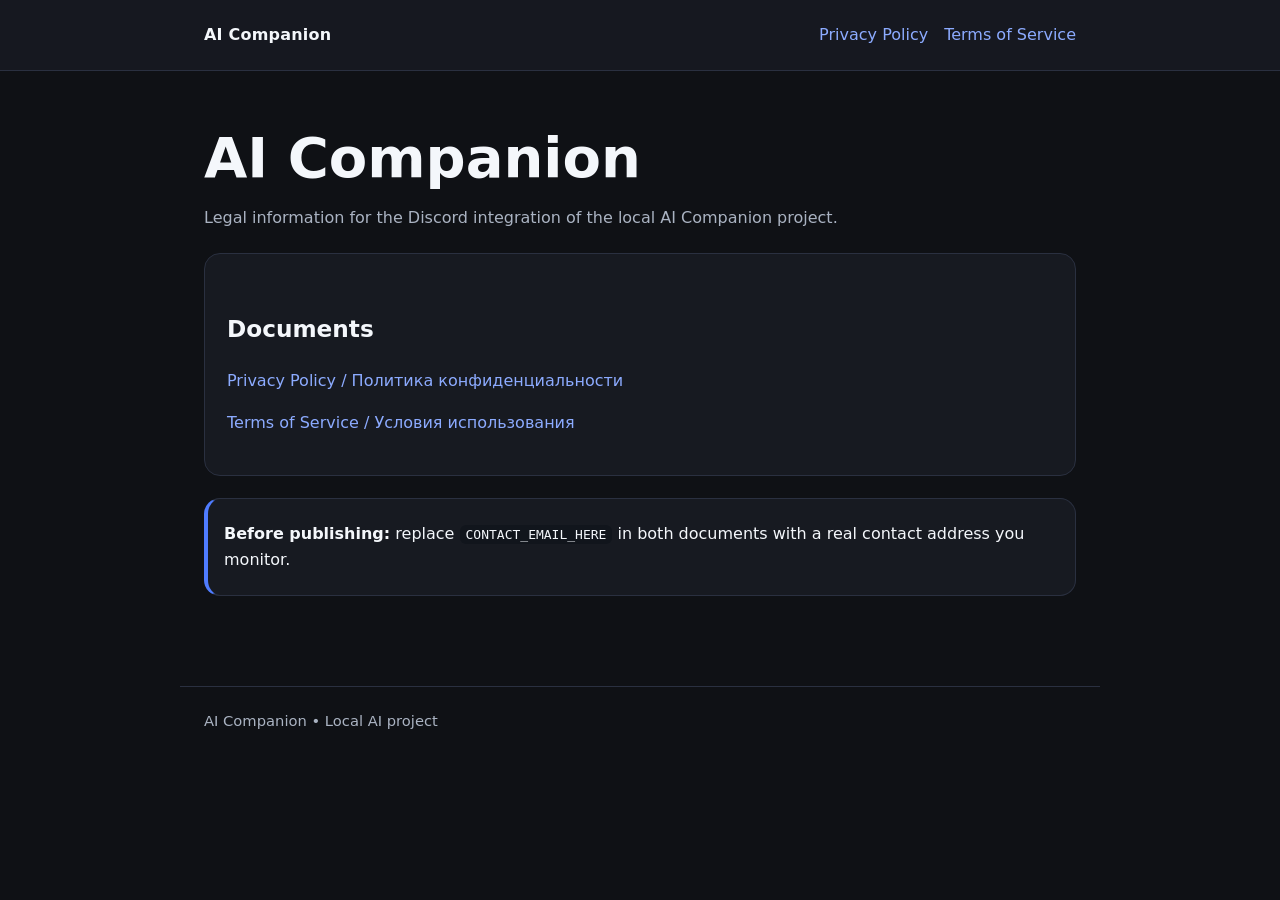
<file: index.html>
<!doctype html>
<html lang="en">
<head>
  <meta charset="utf-8">
  <meta name="viewport" content="width=device-width, initial-scale=1">
  <title>AI Companion — Legal</title>
  <link rel="stylesheet" href="style.css">
</head>
<body>
<header><nav><div class="brand">AI Companion</div><div class="links"><a href="privacy.html">Privacy Policy</a><a href="terms.html">Terms of Service</a></div></nav></header>
<main>
  <h1>AI Companion</h1>
  <p class="muted">Legal information for the Discord integration of the local AI Companion project.</p>
  <div class="card">
    <h2>Documents</h2>
    <p><a href="privacy.html">Privacy Policy / Политика конфиденциальности</a></p>
    <p><a href="terms.html">Terms of Service / Условия использования</a></p>
  </div>
  <div class="card notice">
    <strong>Before publishing:</strong> replace <code>CONTACT_EMAIL_HERE</code> in both documents with a real contact address you monitor.
  </div>
</main>
<footer>AI Companion • Local AI project</footer>
</body>
</html>
</file>
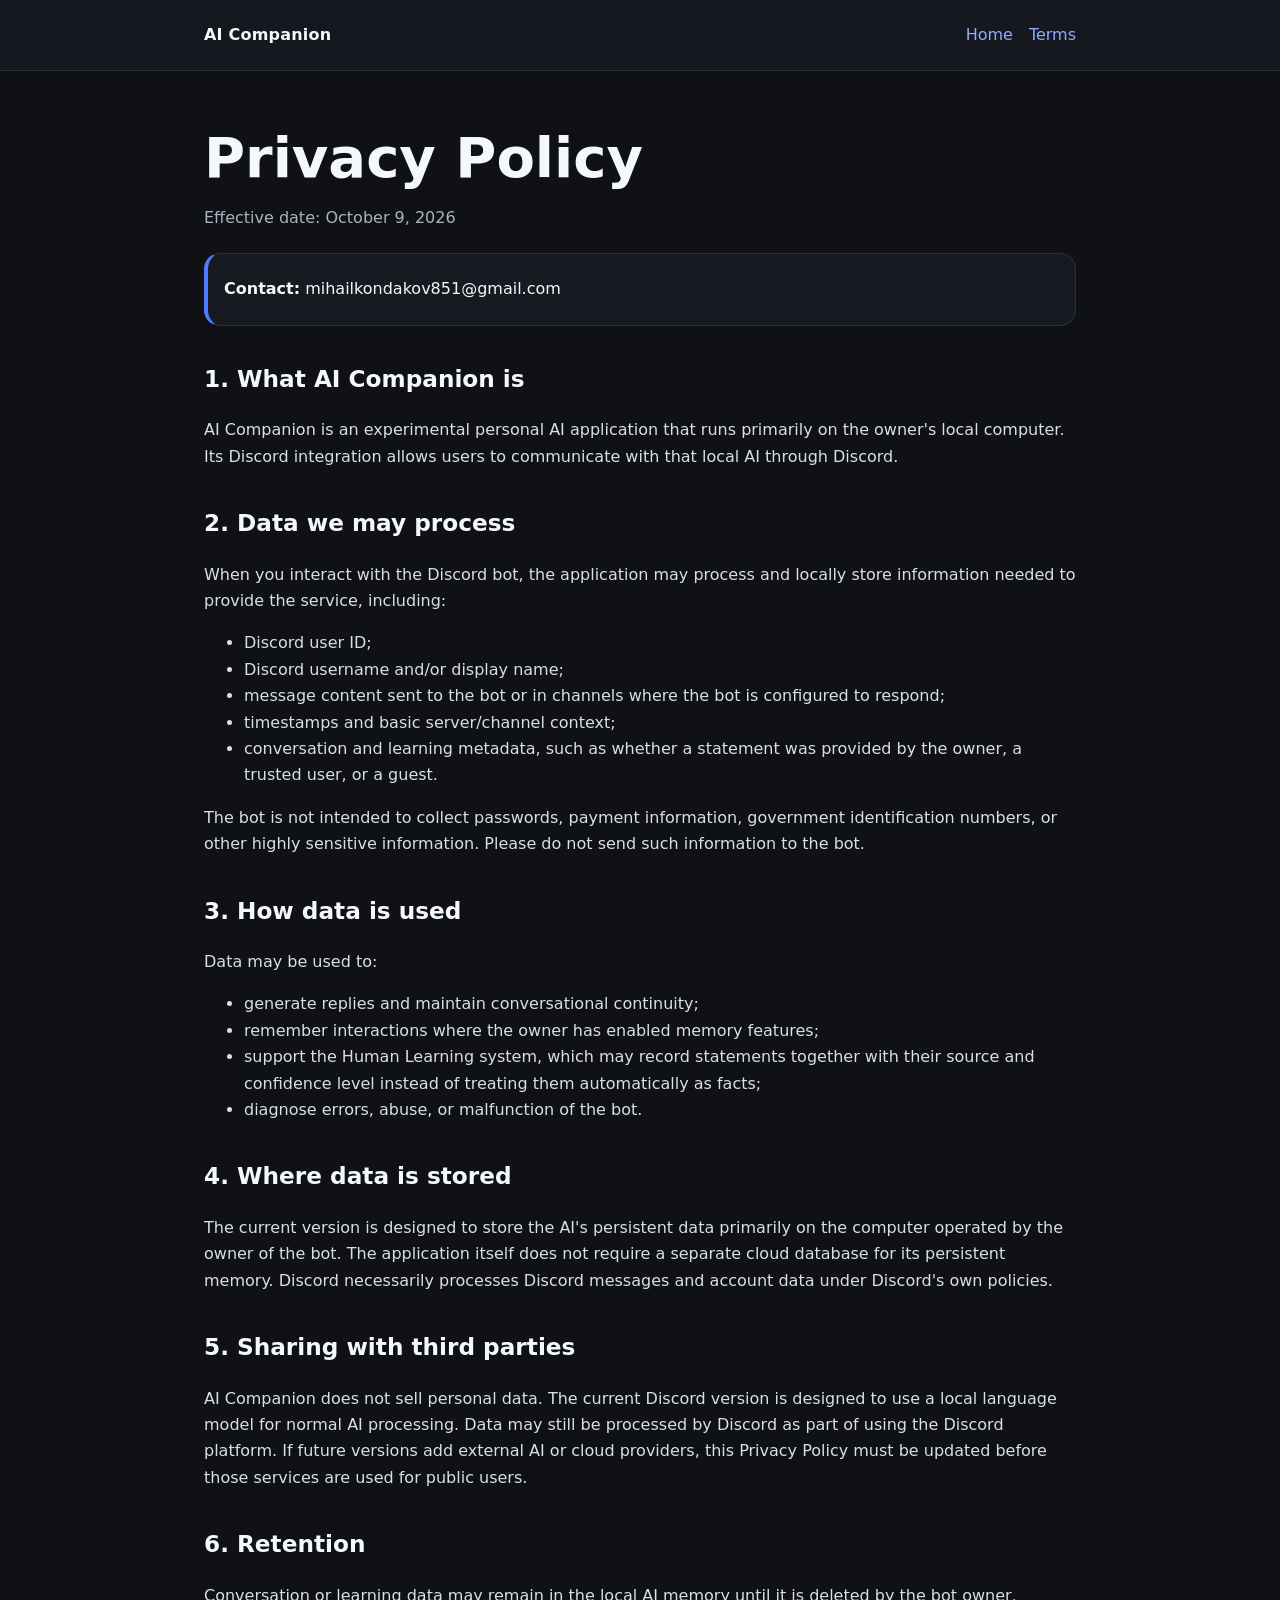
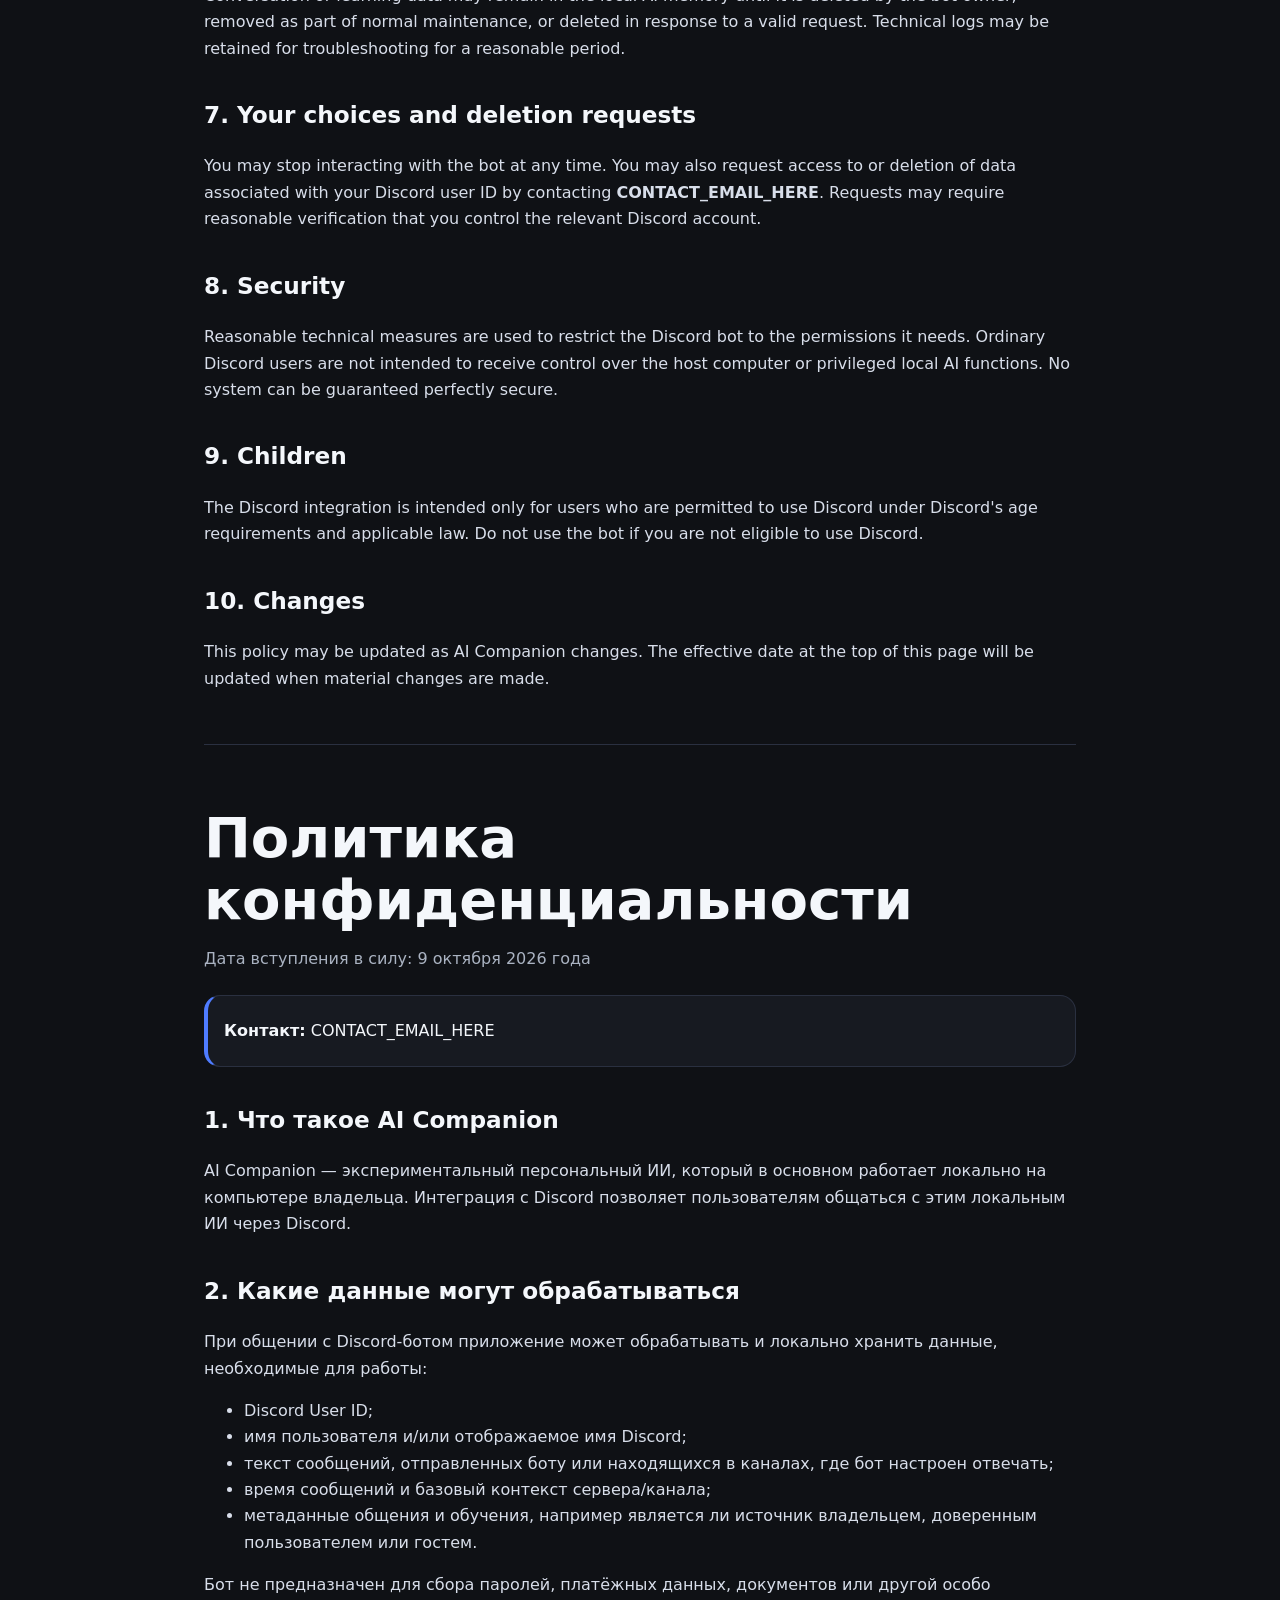
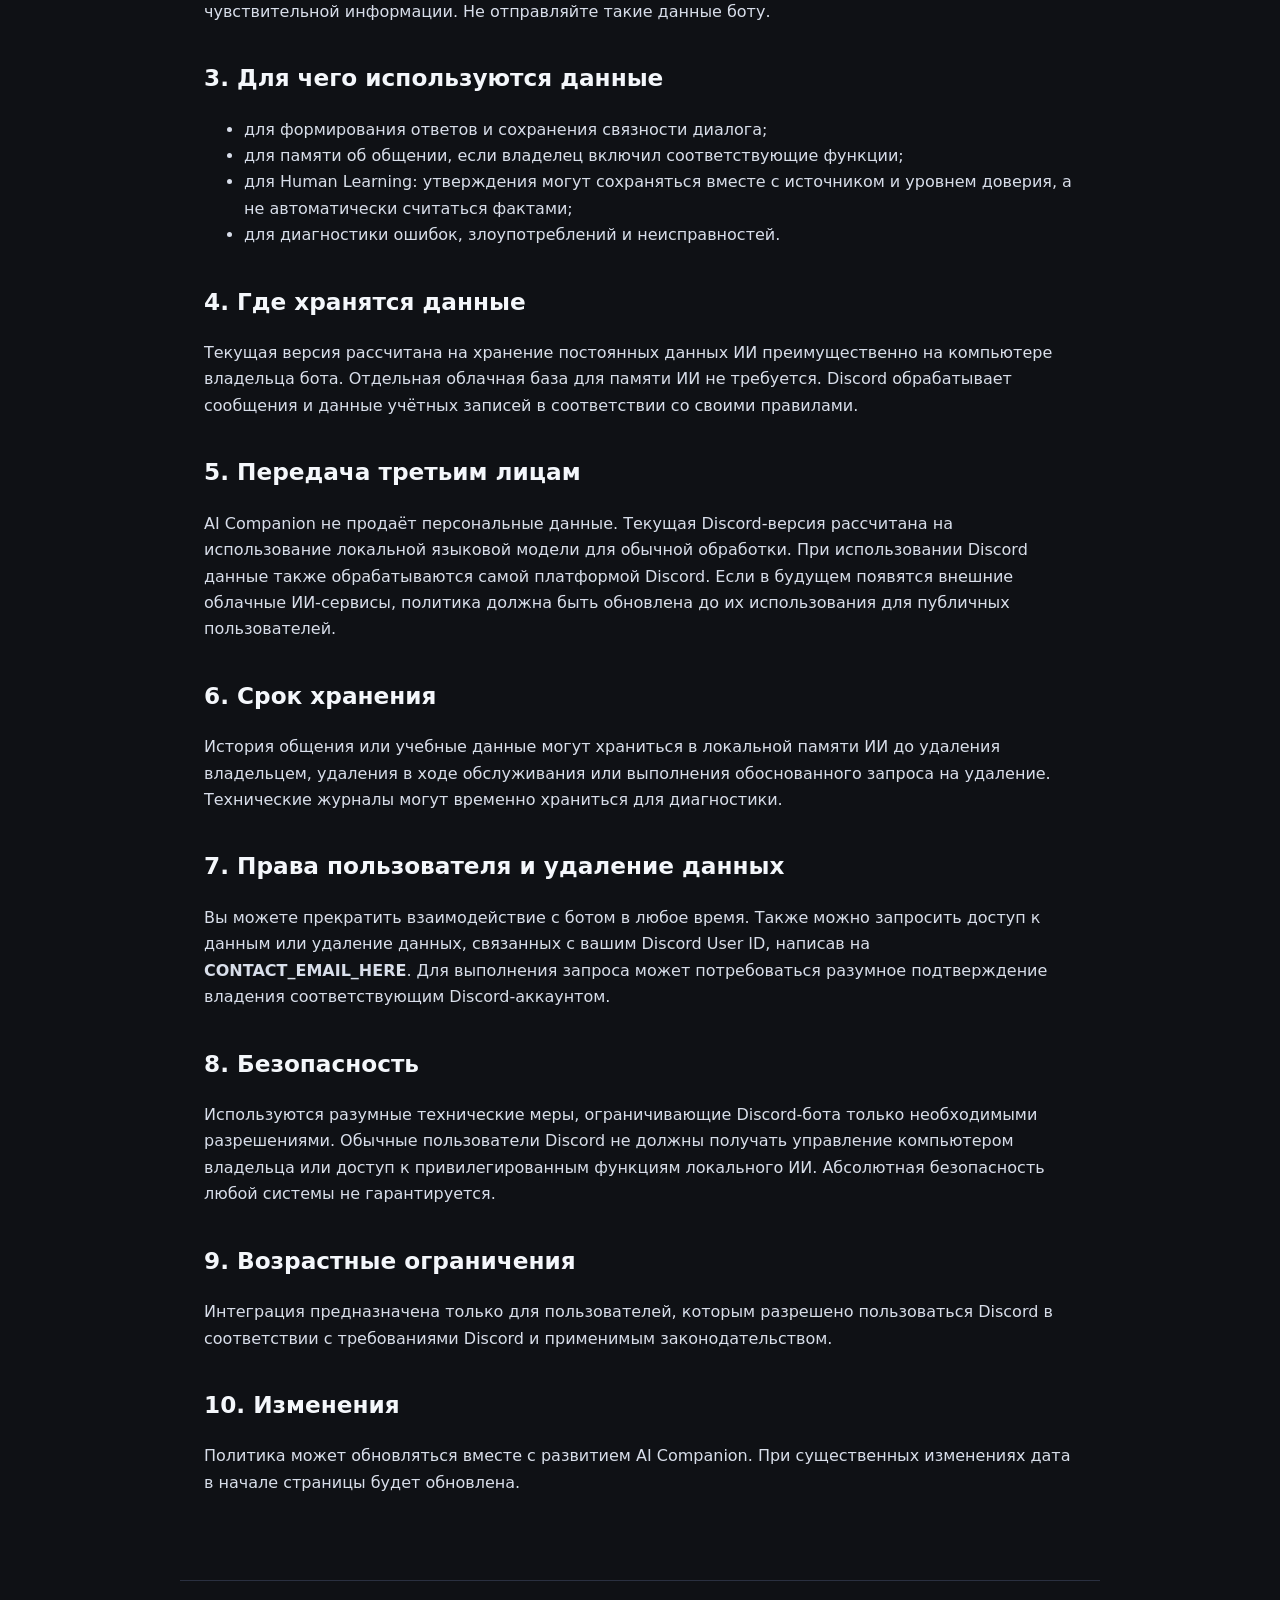
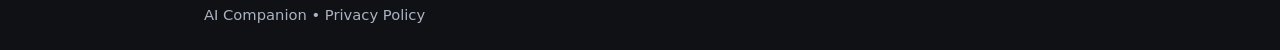
<file: privacy.html>
<!doctype html>
<html lang="en">
<head>
  <meta charset="utf-8">
  <meta name="viewport" content="width=device-width, initial-scale=1">
  <title>AI Companion — Privacy Policy</title>
  <link rel="stylesheet" href="style.css">
</head>
<body>
<header><nav><div class="brand">AI Companion</div><div class="links"><a href="index.html">Home</a><a href="terms.html">Terms</a></div></nav></header>
<main>
<h1>Privacy Policy</h1>
<p class="muted">Effective date: October 9, 2026</p>
<div class="card notice"><strong>Contact:</strong> mihailkondakov851@gmail.com</div>

<h2>1. What AI Companion is</h2>
<p>AI Companion is an experimental personal AI application that runs primarily on the owner's local computer. Its Discord integration allows users to communicate with that local AI through Discord.</p>

<h2>2. Data we may process</h2>
<p>When you interact with the Discord bot, the application may process and locally store information needed to provide the service, including:</p>
<ul>
  <li>Discord user ID;</li>
  <li>Discord username and/or display name;</li>
  <li>message content sent to the bot or in channels where the bot is configured to respond;</li>
  <li>timestamps and basic server/channel context;</li>
  <li>conversation and learning metadata, such as whether a statement was provided by the owner, a trusted user, or a guest.</li>
</ul>
<p>The bot is not intended to collect passwords, payment information, government identification numbers, or other highly sensitive information. Please do not send such information to the bot.</p>

<h2>3. How data is used</h2>
<p>Data may be used to:</p>
<ul>
  <li>generate replies and maintain conversational continuity;</li>
  <li>remember interactions where the owner has enabled memory features;</li>
  <li>support the Human Learning system, which may record statements together with their source and confidence level instead of treating them automatically as facts;</li>
  <li>diagnose errors, abuse, or malfunction of the bot.</li>
</ul>

<h2>4. Where data is stored</h2>
<p>The current version is designed to store the AI's persistent data primarily on the computer operated by the owner of the bot. The application itself does not require a separate cloud database for its persistent memory. Discord necessarily processes Discord messages and account data under Discord's own policies.</p>

<h2>5. Sharing with third parties</h2>
<p>AI Companion does not sell personal data. The current Discord version is designed to use a local language model for normal AI processing. Data may still be processed by Discord as part of using the Discord platform. If future versions add external AI or cloud providers, this Privacy Policy must be updated before those services are used for public users.</p>

<h2>6. Retention</h2>
<p>Conversation or learning data may remain in the local AI memory until it is deleted by the bot owner, removed as part of normal maintenance, or deleted in response to a valid request. Technical logs may be retained for troubleshooting for a reasonable period.</p>

<h2>7. Your choices and deletion requests</h2>
<p>You may stop interacting with the bot at any time. You may also request access to or deletion of data associated with your Discord user ID by contacting <strong>CONTACT_EMAIL_HERE</strong>. Requests may require reasonable verification that you control the relevant Discord account.</p>

<h2>8. Security</h2>
<p>Reasonable technical measures are used to restrict the Discord bot to the permissions it needs. Ordinary Discord users are not intended to receive control over the host computer or privileged local AI functions. No system can be guaranteed perfectly secure.</p>

<h2>9. Children</h2>
<p>The Discord integration is intended only for users who are permitted to use Discord under Discord's age requirements and applicable law. Do not use the bot if you are not eligible to use Discord.</p>

<h2>10. Changes</h2>
<p>This policy may be updated as AI Companion changes. The effective date at the top of this page will be updated when material changes are made.</p>

<div class="lang">
<h1>Политика конфиденциальности</h1>
<p class="muted">Дата вступления в силу: 9 октября 2026 года</p>
<div class="card notice"><strong>Контакт:</strong> CONTACT_EMAIL_HERE</div>

<h2>1. Что такое AI Companion</h2>
<p>AI Companion — экспериментальный персональный ИИ, который в основном работает локально на компьютере владельца. Интеграция с Discord позволяет пользователям общаться с этим локальным ИИ через Discord.</p>

<h2>2. Какие данные могут обрабатываться</h2>
<p>При общении с Discord-ботом приложение может обрабатывать и локально хранить данные, необходимые для работы:</p>
<ul>
  <li>Discord User ID;</li>
  <li>имя пользователя и/или отображаемое имя Discord;</li>
  <li>текст сообщений, отправленных боту или находящихся в каналах, где бот настроен отвечать;</li>
  <li>время сообщений и базовый контекст сервера/канала;</li>
  <li>метаданные общения и обучения, например является ли источник владельцем, доверенным пользователем или гостем.</li>
</ul>
<p>Бот не предназначен для сбора паролей, платёжных данных, документов или другой особо чувствительной информации. Не отправляйте такие данные боту.</p>

<h2>3. Для чего используются данные</h2>
<ul>
  <li>для формирования ответов и сохранения связности диалога;</li>
  <li>для памяти об общении, если владелец включил соответствующие функции;</li>
  <li>для Human Learning: утверждения могут сохраняться вместе с источником и уровнем доверия, а не автоматически считаться фактами;</li>
  <li>для диагностики ошибок, злоупотреблений и неисправностей.</li>
</ul>

<h2>4. Где хранятся данные</h2>
<p>Текущая версия рассчитана на хранение постоянных данных ИИ преимущественно на компьютере владельца бота. Отдельная облачная база для памяти ИИ не требуется. Discord обрабатывает сообщения и данные учётных записей в соответствии со своими правилами.</p>

<h2>5. Передача третьим лицам</h2>
<p>AI Companion не продаёт персональные данные. Текущая Discord-версия рассчитана на использование локальной языковой модели для обычной обработки. При использовании Discord данные также обрабатываются самой платформой Discord. Если в будущем появятся внешние облачные ИИ-сервисы, политика должна быть обновлена до их использования для публичных пользователей.</p>

<h2>6. Срок хранения</h2>
<p>История общения или учебные данные могут храниться в локальной памяти ИИ до удаления владельцем, удаления в ходе обслуживания или выполнения обоснованного запроса на удаление. Технические журналы могут временно храниться для диагностики.</p>

<h2>7. Права пользователя и удаление данных</h2>
<p>Вы можете прекратить взаимодействие с ботом в любое время. Также можно запросить доступ к данным или удаление данных, связанных с вашим Discord User ID, написав на <strong>CONTACT_EMAIL_HERE</strong>. Для выполнения запроса может потребоваться разумное подтверждение владения соответствующим Discord-аккаунтом.</p>

<h2>8. Безопасность</h2>
<p>Используются разумные технические меры, ограничивающие Discord-бота только необходимыми разрешениями. Обычные пользователи Discord не должны получать управление компьютером владельца или доступ к привилегированным функциям локального ИИ. Абсолютная безопасность любой системы не гарантируется.</p>

<h2>9. Возрастные ограничения</h2>
<p>Интеграция предназначена только для пользователей, которым разрешено пользоваться Discord в соответствии с требованиями Discord и применимым законодательством.</p>

<h2>10. Изменения</h2>
<p>Политика может обновляться вместе с развитием AI Companion. При существенных изменениях дата в начале страницы будет обновлена.</p>
</div>
</main>
<footer>AI Companion • Privacy Policy</footer>
</body>
</html>
</file>
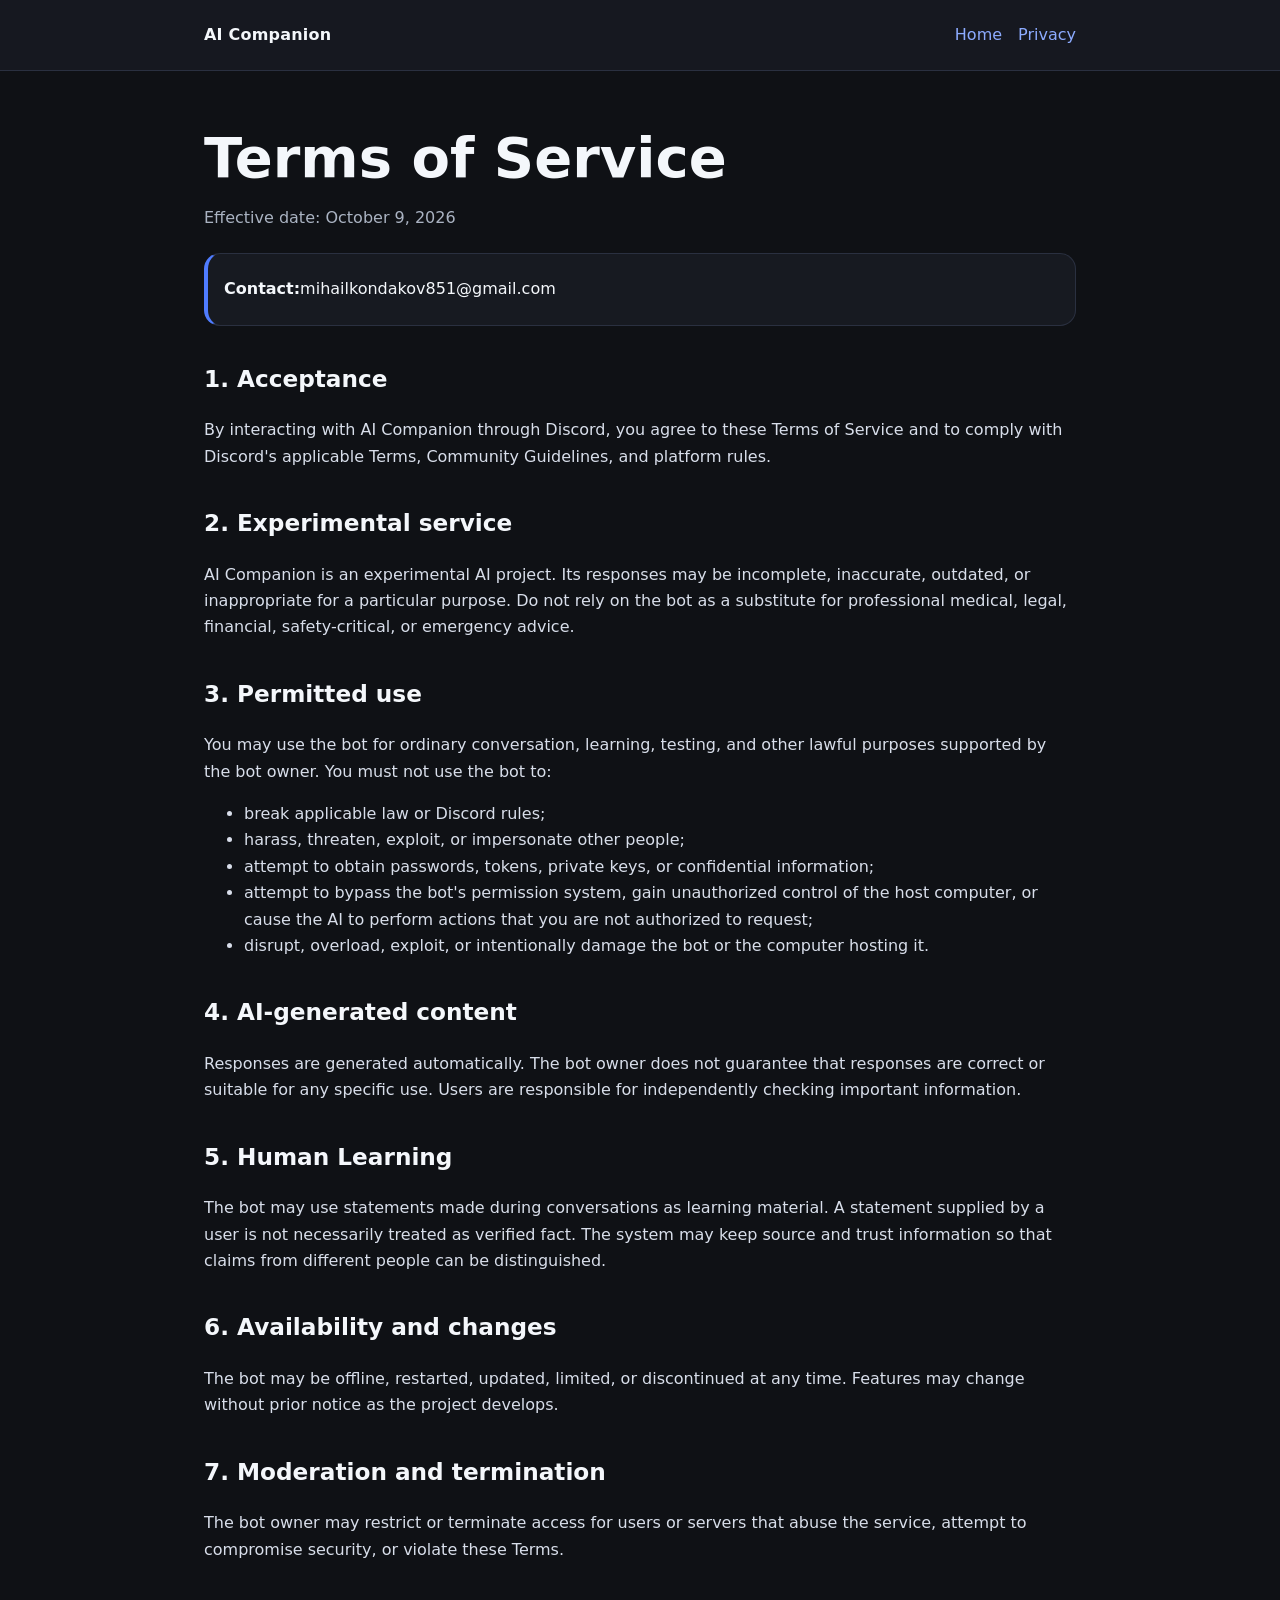
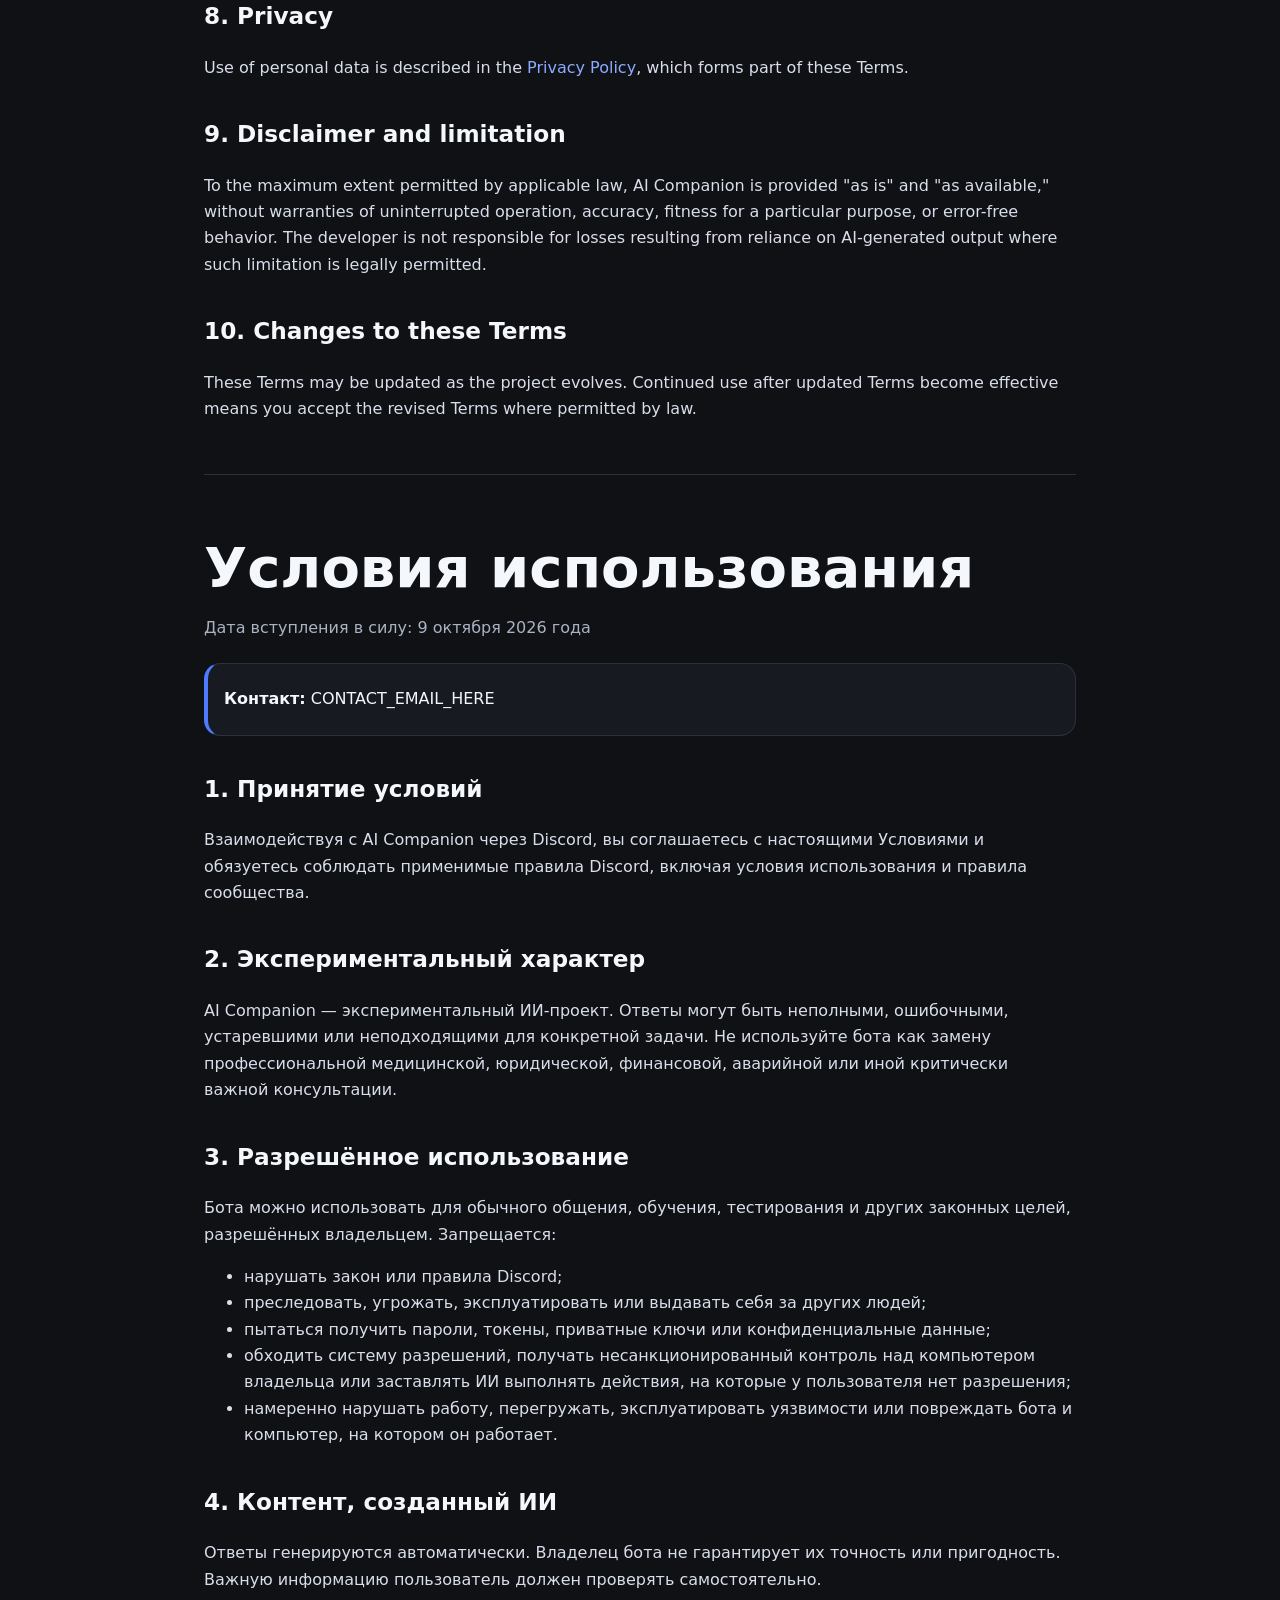
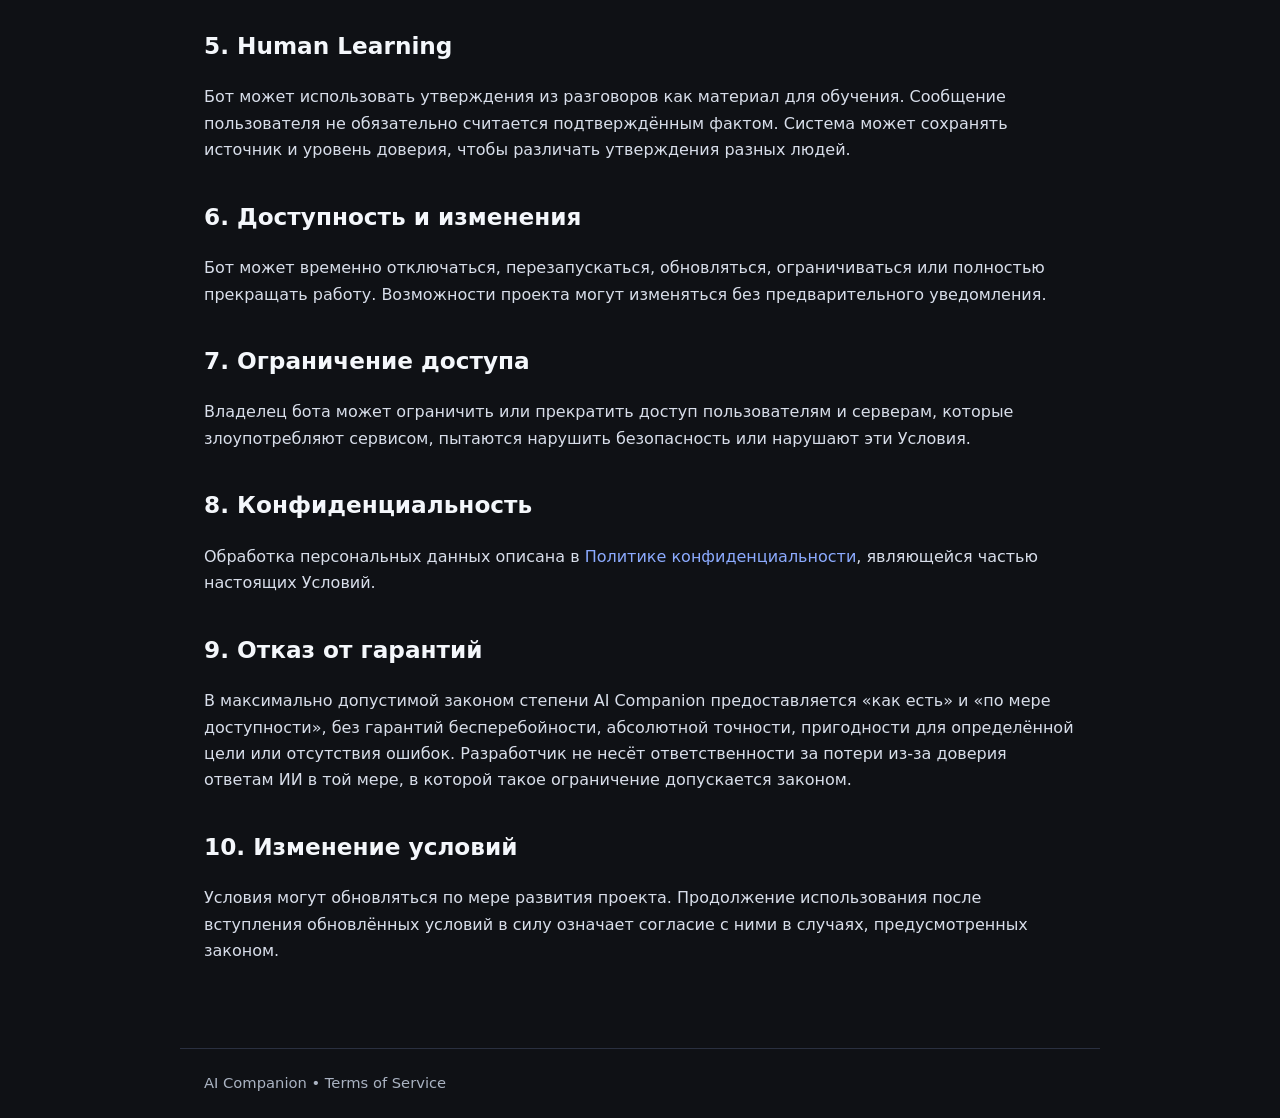
<file: terms.html>
<!doctype html>
<html lang="en">
<head>
  <meta charset="utf-8">
  <meta name="viewport" content="width=device-width, initial-scale=1">
  <title>AI Companion — Terms of Service</title>
  <link rel="stylesheet" href="style.css">
</head>
<body>
<header><nav><div class="brand">AI Companion</div><div class="links"><a href="index.html">Home</a><a href="privacy.html">Privacy</a></div></nav></header>
<main>
<h1>Terms of Service</h1>
<p class="muted">Effective date: October 9, 2026</p>
<div class="card notice"><strong>Contact:</strong>mihailkondakov851@gmail.com</div>

<h2>1. Acceptance</h2>
<p>By interacting with AI Companion through Discord, you agree to these Terms of Service and to comply with Discord's applicable Terms, Community Guidelines, and platform rules.</p>

<h2>2. Experimental service</h2>
<p>AI Companion is an experimental AI project. Its responses may be incomplete, inaccurate, outdated, or inappropriate for a particular purpose. Do not rely on the bot as a substitute for professional medical, legal, financial, safety-critical, or emergency advice.</p>

<h2>3. Permitted use</h2>
<p>You may use the bot for ordinary conversation, learning, testing, and other lawful purposes supported by the bot owner. You must not use the bot to:</p>
<ul>
  <li>break applicable law or Discord rules;</li>
  <li>harass, threaten, exploit, or impersonate other people;</li>
  <li>attempt to obtain passwords, tokens, private keys, or confidential information;</li>
  <li>attempt to bypass the bot's permission system, gain unauthorized control of the host computer, or cause the AI to perform actions that you are not authorized to request;</li>
  <li>disrupt, overload, exploit, or intentionally damage the bot or the computer hosting it.</li>
</ul>

<h2>4. AI-generated content</h2>
<p>Responses are generated automatically. The bot owner does not guarantee that responses are correct or suitable for any specific use. Users are responsible for independently checking important information.</p>

<h2>5. Human Learning</h2>
<p>The bot may use statements made during conversations as learning material. A statement supplied by a user is not necessarily treated as verified fact. The system may keep source and trust information so that claims from different people can be distinguished.</p>

<h2>6. Availability and changes</h2>
<p>The bot may be offline, restarted, updated, limited, or discontinued at any time. Features may change without prior notice as the project develops.</p>

<h2>7. Moderation and termination</h2>
<p>The bot owner may restrict or terminate access for users or servers that abuse the service, attempt to compromise security, or violate these Terms.</p>

<h2>8. Privacy</h2>
<p>Use of personal data is described in the <a href="privacy.html">Privacy Policy</a>, which forms part of these Terms.</p>

<h2>9. Disclaimer and limitation</h2>
<p>To the maximum extent permitted by applicable law, AI Companion is provided "as is" and "as available," without warranties of uninterrupted operation, accuracy, fitness for a particular purpose, or error-free behavior. The developer is not responsible for losses resulting from reliance on AI-generated output where such limitation is legally permitted.</p>

<h2>10. Changes to these Terms</h2>
<p>These Terms may be updated as the project evolves. Continued use after updated Terms become effective means you accept the revised Terms where permitted by law.</p>

<div class="lang">
<h1>Условия использования</h1>
<p class="muted">Дата вступления в силу: 9 октября 2026 года</p>
<div class="card notice"><strong>Контакт:</strong> CONTACT_EMAIL_HERE</div>

<h2>1. Принятие условий</h2>
<p>Взаимодействуя с AI Companion через Discord, вы соглашаетесь с настоящими Условиями и обязуетесь соблюдать применимые правила Discord, включая условия использования и правила сообщества.</p>

<h2>2. Экспериментальный характер</h2>
<p>AI Companion — экспериментальный ИИ-проект. Ответы могут быть неполными, ошибочными, устаревшими или неподходящими для конкретной задачи. Не используйте бота как замену профессиональной медицинской, юридической, финансовой, аварийной или иной критически важной консультации.</p>

<h2>3. Разрешённое использование</h2>
<p>Бота можно использовать для обычного общения, обучения, тестирования и других законных целей, разрешённых владельцем. Запрещается:</p>
<ul>
  <li>нарушать закон или правила Discord;</li>
  <li>преследовать, угрожать, эксплуатировать или выдавать себя за других людей;</li>
  <li>пытаться получить пароли, токены, приватные ключи или конфиденциальные данные;</li>
  <li>обходить систему разрешений, получать несанкционированный контроль над компьютером владельца или заставлять ИИ выполнять действия, на которые у пользователя нет разрешения;</li>
  <li>намеренно нарушать работу, перегружать, эксплуатировать уязвимости или повреждать бота и компьютер, на котором он работает.</li>
</ul>

<h2>4. Контент, созданный ИИ</h2>
<p>Ответы генерируются автоматически. Владелец бота не гарантирует их точность или пригодность. Важную информацию пользователь должен проверять самостоятельно.</p>

<h2>5. Human Learning</h2>
<p>Бот может использовать утверждения из разговоров как материал для обучения. Сообщение пользователя не обязательно считается подтверждённым фактом. Система может сохранять источник и уровень доверия, чтобы различать утверждения разных людей.</p>

<h2>6. Доступность и изменения</h2>
<p>Бот может временно отключаться, перезапускаться, обновляться, ограничиваться или полностью прекращать работу. Возможности проекта могут изменяться без предварительного уведомления.</p>

<h2>7. Ограничение доступа</h2>
<p>Владелец бота может ограничить или прекратить доступ пользователям и серверам, которые злоупотребляют сервисом, пытаются нарушить безопасность или нарушают эти Условия.</p>

<h2>8. Конфиденциальность</h2>
<p>Обработка персональных данных описана в <a href="privacy.html">Политике конфиденциальности</a>, являющейся частью настоящих Условий.</p>

<h2>9. Отказ от гарантий</h2>
<p>В максимально допустимой законом степени AI Companion предоставляется «как есть» и «по мере доступности», без гарантий бесперебойности, абсолютной точности, пригодности для определённой цели или отсутствия ошибок. Разработчик не несёт ответственности за потери из-за доверия ответам ИИ в той мере, в которой такое ограничение допускается законом.</p>

<h2>10. Изменение условий</h2>
<p>Условия могут обновляться по мере развития проекта. Продолжение использования после вступления обновлённых условий в силу означает согласие с ними в случаях, предусмотренных законом.</p>
</div>
</main>
<footer>AI Companion • Terms of Service</footer>
</body>
</html>
</file>
<file: style.css>
:root {
  color-scheme: dark;
  --bg: #0f1115;
  --panel: #171a21;
  --text: #f4f7fb;
  --muted: #aab3c2;
  --accent: #4f7cff;
  --border: #2a3040;
  --max: 920px;
}
* { box-sizing: border-box; }
body {
  margin: 0;
  background: var(--bg);
  color: var(--text);
  font-family: Inter, ui-sans-serif, system-ui, -apple-system, BlinkMacSystemFont, "Segoe UI", sans-serif;
  line-height: 1.65;
}
header { border-bottom: 1px solid var(--border); background: rgba(23,26,33,.92); }
nav, main, footer { max-width: var(--max); margin: 0 auto; padding: 22px 24px; }
nav { display: flex; align-items: center; justify-content: space-between; gap: 18px; }
.brand { font-weight: 700; letter-spacing: .2px; }
.links { display: flex; gap: 16px; flex-wrap: wrap; }
a { color: #8cabff; text-decoration: none; }
a:hover { text-decoration: underline; }
h1 { font-size: clamp(2rem, 5vw, 3.5rem); margin: 34px 0 8px; line-height: 1.1; }
h2 { margin-top: 34px; font-size: 1.45rem; }
h3 { margin-top: 24px; }
p, li { color: #d8deea; }
.muted { color: var(--muted); }
.card { background: var(--panel); border: 1px solid var(--border); border-radius: 16px; padding: 22px; margin: 22px 0; }
.notice { border-left: 4px solid var(--accent); padding-left: 16px; }
.lang { margin-top: 52px; padding-top: 28px; border-top: 1px solid var(--border); }
code { background: #11151c; padding: 2px 6px; border-radius: 6px; }
footer { color: var(--muted); font-size: .92rem; border-top: 1px solid var(--border); margin-top: 46px; }
</file>
